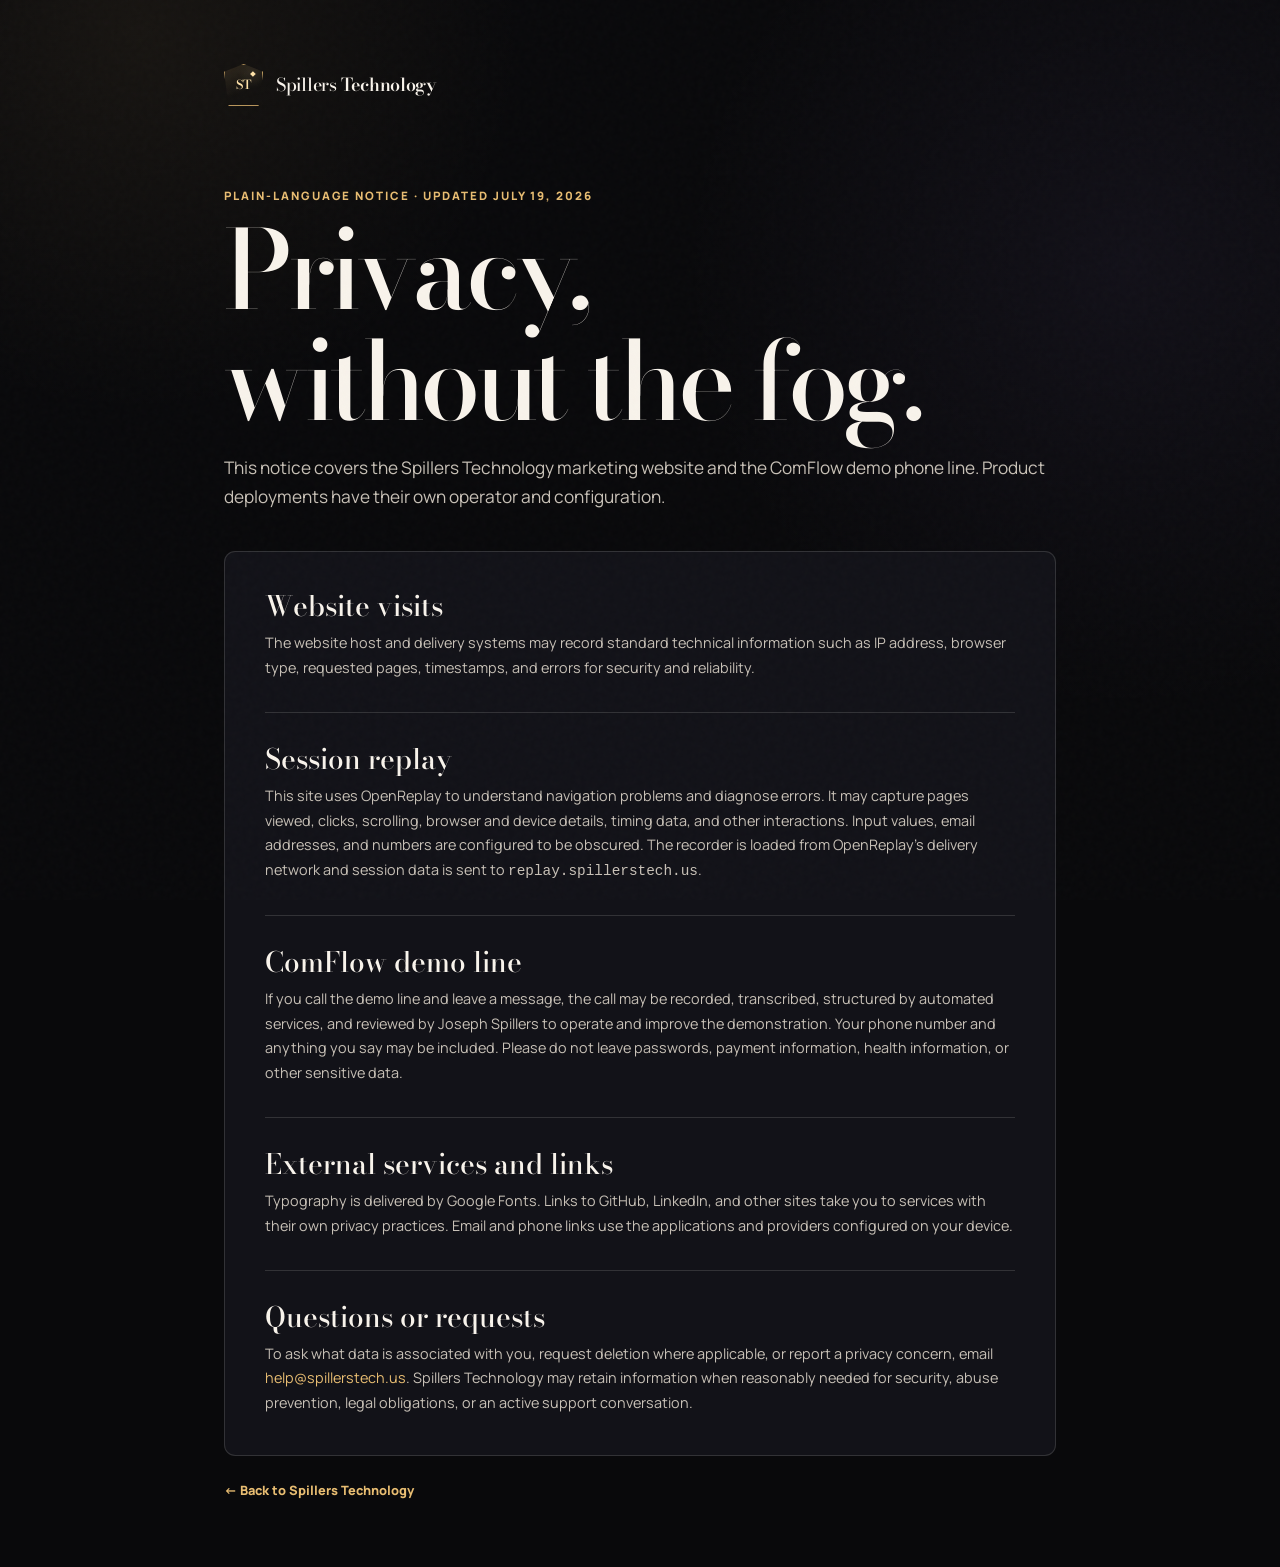
<file: docs/privacy.html>
<!DOCTYPE html>
<html lang="en">
<head>
  <meta charset="UTF-8">
  <meta name="viewport" content="width=device-width, initial-scale=1">
  <meta name="theme-color" content="#09090b">
  <meta name="robots" content="index,follow">
  <title>Privacy — Spillers Technology</title>
  <meta name="description" content="A plain-language explanation of data collected by the Spillers Technology website and ComFlow demo line.">
  <link rel="canonical" href="https://spillerstech.us/privacy.html">
  <link rel="preconnect" href="https://fonts.googleapis.com">
  <link rel="preconnect" href="https://fonts.gstatic.com" crossorigin>
  <link href="https://fonts.googleapis.com/css2?family=Bodoni+Moda:opsz,wght@6..96,500;6..96,600&amp;family=Manrope:wght@400;500;600;700;800&amp;display=swap" rel="stylesheet">
  <link rel="stylesheet" href="style.css">
  <link rel="icon" href="data:image/svg+xml,%3Csvg xmlns='http://www.w3.org/2000/svg' viewBox='0 0 64 64'%3E%3Crect width='64' height='64' rx='18' fill='%2309090b'/%3E%3Cpath d='M8 14 32 5l24 9-6 39H14Z' fill='none' stroke='%23e8bd72' stroke-width='2'/%3E%3Ctext x='32' y='40' font-family='Georgia,serif' font-size='23' font-weight='bold' text-anchor='middle' fill='%23f8f3eb'%3EST%3C/text%3E%3C/svg%3E">
</head>
<body>
  <a class="skipLink" href="#privacy-content">Skip to privacy notice</a>
  <main id="privacy-content" class="policyPage">
    <a class="wordmark" href="/" aria-label="ST Spillers Technology home">
      <span class="mark" aria-hidden="true">ST</span>
      <span class="wordmarkText">Spillers <strong>Technology</strong></span>
    </a>

    <p class="eyebrow">Plain-language notice · Updated July 19, 2026</p>
    <h1>Privacy, without the fog.</h1>
    <p class="policyLead">This notice covers the Spillers Technology marketing website and the ComFlow demo phone line. Product deployments have their own operator and configuration.</p>

    <div class="policyCard">
      <section>
        <h2>Website visits</h2>
        <p>The website host and delivery systems may record standard technical information such as IP address, browser type, requested pages, timestamps, and errors for security and reliability.</p>
      </section>

      <section>
        <h2>Session replay</h2>
        <p>This site uses OpenReplay to understand navigation problems and diagnose errors. It may capture pages viewed, clicks, scrolling, browser and device details, timing data, and other interactions. Input values, email addresses, and numbers are configured to be obscured. The recorder is loaded from OpenReplay’s delivery network and session data is sent to <code>replay.spillerstech.us</code>.</p>
      </section>

      <section>
        <h2>ComFlow demo line</h2>
        <p>If you call the demo line and leave a message, the call may be recorded, transcribed, structured by automated services, and reviewed by Joseph Spillers to operate and improve the demonstration. Your phone number and anything you say may be included. Please do not leave passwords, payment information, health information, or other sensitive data.</p>
      </section>

      <section>
        <h2>External services and links</h2>
        <p>Typography is delivered by Google Fonts. Links to GitHub, LinkedIn, and other sites take you to services with their own privacy practices. Email and phone links use the applications and providers configured on your device.</p>
      </section>

      <section>
        <h2>Questions or requests</h2>
        <p>To ask what data is associated with you, request deletion where applicable, or report a privacy concern, email <a href="mailto:help@spillerstech.us?subject=Privacy%20request">help@spillerstech.us</a>. Spillers Technology may retain information when reasonably needed for security, abuse prevention, legal obligations, or an active support conversation.</p>
      </section>
    </div>

    <a class="policyBack" href="/">← Back to Spillers Technology</a>
  </main>
</body>
</html>
</file>
<file: docs/style.css>
:root {
  --bg: #09090b;
  --bg-deep: #050506;
  --bg-raised: #0e0e12;
  --panel: #121218;
  --panel-hi: #191920;
  --line: rgba(248, 243, 235, .14);
  --line-strong: rgba(248, 243, 235, .25);
  --text: #f8f3eb;
  --muted: #c8c1b7;
  --faint: #9c968e;
  --gold: #e8bd72;
  --gold-hi: #ffe2a9;
  --gold-low: rgba(232, 189, 114, .13);
  --violet: #ad90ff;
  --rose: #ef98b1;
  --mint: #74d4b5;
  --ivory: #f0ebe3;
  --ivory-hi: #fbf7f0;
  --ink: #171419;
  --ink-muted: #645f63;
  --display: 'Bodoni Moda', Didot, 'Times New Roman', serif;
  --body: 'Manrope', 'Segoe UI', sans-serif;
  --shadow: 0 2rem 6rem rgba(0, 0, 0, .38);
}

* {
  box-sizing: border-box;
  margin: 0;
  padding: 0;
}

html {
  scroll-behavior: smooth;
  scroll-padding-top: 6rem;
  max-width: 100%;
  overflow-x: hidden;
}

body {
  overflow-x: hidden;
  background:
    radial-gradient(circle at 11% 2%, rgba(232, 189, 114, .065), transparent 24rem),
    radial-gradient(circle at 88% 17%, rgba(173, 144, 255, .055), transparent 28rem),
    var(--bg);
  color: var(--text);
  font: 400 16px/1.7 var(--body);
  -webkit-font-smoothing: antialiased;
  text-rendering: optimizeLegibility;
}

main {
  max-width: 100%;
  overflow-x: hidden;
}

@supports (overflow: clip) {
  html,
  body,
  main {
    overflow-x: clip;
  }
}

body::before {
  content: '';
  position: fixed;
  z-index: 50;
  inset: 0;
  opacity: .03;
  background-image: url("data:image/svg+xml,%3Csvg viewBox='0 0 180 180' xmlns='http://www.w3.org/2000/svg'%3E%3Cfilter id='n'%3E%3CfeTurbulence type='fractalNoise' baseFrequency='.9' numOctaves='3' stitchTiles='stitchTiles'/%3E%3C/filter%3E%3Crect width='100%25' height='100%25' filter='url(%23n)' opacity='.7'/%3E%3C/svg%3E");
  pointer-events: none;
}

::selection {
  background: var(--gold);
  color: var(--ink);
}

h1,
h2,
h3,
h4 {
  font-family: var(--display);
  font-weight: 500;
  line-height: 1.02;
  text-wrap: balance;
}

p {
  text-wrap: pretty;
}

a {
  color: var(--gold);
  text-decoration: none;
  text-underline-offset: .18em;
  transition: color .2s ease, border-color .2s ease, background-color .2s ease, transform .2s ease, opacity .2s ease;
}

a:hover {
  color: var(--gold-hi);
}

a:focus-visible,
button:focus-visible,
summary:focus-visible {
  outline: 3px solid var(--gold-hi);
  outline-offset: 4px;
}

.skipLink {
  position: fixed;
  z-index: 100;
  top: .75rem;
  left: .75rem;
  padding: .75rem 1rem;
  border-radius: .35rem;
  background: var(--ivory-hi);
  color: var(--ink);
  font-size: .82rem;
  font-weight: 800;
  transform: translateY(-180%);
}

.skipLink:focus {
  color: var(--ink);
  transform: translateY(0);
}

.topbar {
  position: sticky;
  z-index: 20;
  top: 0;
  display: flex;
  align-items: center;
  gap: 2rem;
  width: 100%;
  min-height: 5rem;
  padding: .8rem clamp(1.25rem, 4vw, 4.5rem);
  border-bottom: 1px solid var(--line);
  background: rgba(8, 8, 10, .78);
  backdrop-filter: blur(20px) saturate(135%);
}

.wordmark {
  display: inline-flex;
  align-items: center;
  gap: .8rem;
  color: var(--text);
}

.wordmark:hover {
  color: var(--text);
}

.mark {
  position: relative;
  display: grid;
  place-items: center;
  width: 2.45rem;
  height: 2.65rem;
  border: 1px solid rgba(232, 189, 114, .75);
  background: linear-gradient(155deg, rgba(232, 189, 114, .13), transparent 62%);
  color: var(--gold-hi);
  font: 600 .78rem/1 var(--display);
  clip-path: polygon(50% 0, 100% 18%, 88% 100%, 12% 100%, 0 18%);
}

.mark::after {
  content: '';
  position: absolute;
  top: .42rem;
  right: .46rem;
  width: .24rem;
  height: .24rem;
  background: var(--gold-hi);
  box-shadow: 0 0 .8rem var(--gold-hi);
  transform: rotate(45deg);
}

.wordmarkText {
  white-space: nowrap;
  font: 500 1.12rem/1 var(--display);
  letter-spacing: -.015em;
}

.wordmarkText strong {
  font-weight: 600;
}

.topnav {
  display: flex;
  align-items: center;
  gap: clamp(1.25rem, 2.5vw, 2.3rem);
  margin-left: auto;
}

.topnav a {
  position: relative;
  color: var(--muted);
  font-size: .72rem;
  font-weight: 800;
  letter-spacing: .12em;
  text-transform: uppercase;
}

.topnav a::after {
  content: '';
  position: absolute;
  right: 0;
  bottom: -.55rem;
  left: 0;
  height: 1px;
  background: linear-gradient(90deg, transparent, var(--gold), transparent);
  transform: scaleX(0);
  transition: transform .2s ease;
}

.topnav a:hover {
  color: var(--text);
}

.topnav a:hover::after {
  transform: scaleX(1);
}

.topCta {
  display: inline-flex;
  align-items: center;
  min-height: 2.75rem;
  padding: .55rem 1rem;
  border: 1px solid var(--line-strong);
  border-radius: 99px;
  color: var(--text);
  font-size: .76rem;
  font-weight: 800;
}

.topCta:hover {
  border-color: var(--gold);
  color: var(--gold-hi);
  transform: translateY(-1px);
}

.mobileMenu {
  display: none;
  margin-left: auto;
}

.mobileMenu summary {
  position: relative;
  display: grid;
  place-items: center;
  width: 2.75rem;
  height: 2.75rem;
  border: 1px solid var(--line-strong);
  border-radius: 50%;
  cursor: pointer;
  list-style: none;
}

.mobileMenu summary::-webkit-details-marker {
  display: none;
}

.mobileMenu summary span {
  position: absolute;
  width: 1rem;
  height: 1px;
  background: var(--text);
  transition: transform .2s ease;
}

.mobileMenu summary span:first-child {
  transform: translateY(-.22rem);
}

.mobileMenu summary span:last-child {
  transform: translateY(.22rem);
}

.mobileMenu[open] summary span:first-child {
  transform: rotate(45deg);
}

.mobileMenu[open] summary span:last-child {
  transform: rotate(-45deg);
}

.mobileMenu nav {
  position: absolute;
  top: calc(100% + 1px);
  right: 0;
  left: 0;
  display: grid;
  padding: .8rem clamp(1.25rem, 4vw, 4.5rem) 1.2rem;
  border-bottom: 1px solid var(--line);
  background: rgba(8, 8, 10, .98);
  box-shadow: 0 1.5rem 3rem rgba(0, 0, 0, .34);
}

.mobileMenu nav a {
  display: flex;
  align-items: center;
  min-height: 3.25rem;
  border-bottom: 1px solid var(--line);
  color: var(--text);
  font: 500 1.4rem/1.2 var(--display);
}

.mobileMenu nav a:last-child {
  border-bottom: 0;
  color: var(--gold);
}

.hero {
  position: relative;
  overflow: hidden;
  display: grid;
  grid-template-columns: minmax(0, 1.08fr) minmax(24rem, .92fr);
  align-items: center;
  gap: clamp(3rem, 7vw, 7rem);
  width: min(87rem, 100%);
  min-height: calc(100svh - 5rem);
  margin: auto;
  padding: clamp(5.5rem, 9vw, 9rem) clamp(1.25rem, 5vw, 4.5rem) clamp(3rem, 6vw, 5rem);
  isolation: isolate;
}

@supports (overflow: clip) {
  .hero {
    overflow: clip;
  }
}

.hero::before {
  content: '';
  position: absolute;
  z-index: -2;
  top: 2rem;
  bottom: 2rem;
  left: 49%;
  width: 1px;
  opacity: .55;
  background: linear-gradient(transparent, var(--line), transparent);
}

.heroGlow {
  position: absolute;
  z-index: -3;
  border-radius: 50%;
  pointer-events: none;
  filter: blur(2px);
}

.heroGlowOne {
  top: 5%;
  right: -18rem;
  width: 52rem;
  height: 36rem;
  background: radial-gradient(ellipse, rgba(173, 144, 255, .12), transparent 67%);
  transform: rotate(-18deg);
}

.heroGlowTwo {
  bottom: 2rem;
  left: -24rem;
  width: 52rem;
  height: 28rem;
  background: radial-gradient(ellipse, rgba(232, 189, 114, .1), transparent 67%);
}

.glint {
  position: absolute;
  z-index: -1;
  color: var(--gold);
  text-shadow: 0 0 1.4rem rgba(232, 189, 114, .56);
}

.glintOne {
  top: 12%;
  right: 7%;
  font-size: 1.2rem;
  animation: glimmer 4s ease-in-out infinite;
}

.glintTwo {
  bottom: 25%;
  left: 2.5%;
  color: var(--violet);
  font-size: .7rem;
  animation: glimmer 5s 1.4s ease-in-out infinite;
}

@keyframes glimmer {
  0%, 100% { opacity: .42; transform: scale(.8) rotate(0); }
  50% { opacity: 1; transform: scale(1.16) rotate(45deg); }
}

.heroCopy {
  position: relative;
  z-index: 1;
  min-width: 0;
}

.kicker,
.eyebrow {
  color: var(--gold);
  font-size: .72rem;
  font-weight: 800;
  letter-spacing: .17em;
  text-transform: uppercase;
}

.kicker {
  display: flex;
  align-items: center;
  gap: .7rem;
  margin-bottom: 1.45rem;
}

.liveDot {
  width: .46rem;
  height: .46rem;
  border-radius: 50%;
  background: var(--mint);
  box-shadow: 0 0 0 .28rem rgba(116, 212, 181, .1), 0 0 1rem rgba(116, 212, 181, .4);
}

.hero h1 {
  max-width: 46rem;
  margin-bottom: 1.6rem;
  font-size: clamp(4rem, 7vw, 7.1rem);
  letter-spacing: -.055em;
}

.hero h1 em {
  position: relative;
  display: block;
  color: transparent;
  font-weight: 500;
  background: linear-gradient(105deg, var(--gold-hi) 5%, var(--gold) 42%, #f3b4c8 76%, var(--violet));
  -webkit-background-clip: text;
  background-clip: text;
}

.hero h1 em::after {
  content: '';
  position: absolute;
  right: 5%;
  bottom: -.2rem;
  width: 42%;
  height: 1px;
  background: linear-gradient(90deg, transparent, var(--gold), transparent);
}

.heroLead {
  max-width: 42rem;
  margin-bottom: 2rem;
  color: var(--muted);
  font-size: clamp(1rem, 1.35vw, 1.16rem);
}

.ctaRow {
  display: flex;
  flex-wrap: wrap;
  gap: .8rem;
}

.btn {
  display: inline-flex;
  align-items: center;
  justify-content: center;
  min-height: 3.1rem;
  padding: .72rem 1.25rem;
  border: 1px solid transparent;
  border-radius: .38rem;
  font-size: .82rem;
  font-weight: 800;
  max-width: 100%;
}

.btn:hover {
  transform: translateY(-2px);
}

.btnPrimary {
  border-color: var(--gold);
  background: linear-gradient(115deg, var(--gold-hi), var(--gold));
  box-shadow: 0 .8rem 2.2rem rgba(232, 189, 114, .12);
  color: var(--ink);
}

.btnPrimary:hover {
  background: var(--gold-hi);
  color: var(--ink);
  box-shadow: 0 1rem 2.8rem rgba(232, 189, 114, .2);
}

.btnGhost {
  border-color: var(--line-strong);
  background: rgba(255, 255, 255, .015);
  color: var(--text);
}

.btnGhost:hover {
  border-color: var(--gold);
  color: var(--gold-hi);
}

.heroNotes {
  display: flex;
  flex-wrap: wrap;
  gap: .5rem 1.35rem;
  margin-top: 1.3rem;
  color: var(--faint);
  font-size: .72rem;
  font-weight: 600;
  list-style: none;
}

.heroNotes li::before {
  content: '✦';
  margin-right: .48rem;
  color: var(--gold);
  font-size: .55rem;
}

.releaseConsole {
  position: relative;
  z-index: 1;
  overflow: hidden;
  border: 1px solid var(--line-strong);
  border-radius: .75rem;
  background:
    linear-gradient(145deg, rgba(25, 25, 32, .96), rgba(12, 12, 16, .94)),
    var(--panel);
  box-shadow: var(--shadow), 0 0 7rem rgba(173, 144, 255, .08);
  transform: perspective(70rem) rotateY(-3deg) rotateZ(.7deg);
}

.releaseConsole::before {
  content: '';
  position: absolute;
  z-index: 2;
  top: 0;
  right: 2.5rem;
  left: 2.5rem;
  height: 1px;
  background: linear-gradient(90deg, transparent, var(--gold-hi), transparent);
  opacity: .7;
}

.consoleLapel {
  position: absolute;
  z-index: 0;
  top: 0;
  right: -2rem;
  width: 62%;
  height: 100%;
  opacity: .2;
  background: linear-gradient(135deg, transparent 20%, rgba(255, 255, 255, .12), transparent 54%);
  clip-path: polygon(100% 0, 72% 0, 31% 49%, 69% 100%, 100% 100%);
  pointer-events: none;
}

.consoleHead,
.consoleFoot {
  position: relative;
  z-index: 1;
  display: flex;
  align-items: center;
  justify-content: space-between;
  gap: 1rem;
  padding: 1.05rem 1.2rem;
  color: var(--faint);
  font-size: .64rem;
  font-weight: 800;
  letter-spacing: .13em;
  text-transform: uppercase;
}

.consoleHead {
  border-bottom: 1px solid var(--line);
}

.consoleStatus {
  display: inline-flex;
  align-items: center;
  gap: .45rem;
  color: var(--mint);
}

.consoleStatus i {
  width: .38rem;
  height: .38rem;
  border-radius: 50%;
  background: currentColor;
  box-shadow: 0 0 .65rem currentColor;
}

.releaseList {
  position: relative;
  z-index: 1;
  padding: .45rem;
}

.releaseList a {
  display: grid;
  grid-template-columns: 2.45rem 1fr auto;
  align-items: center;
  gap: .85rem;
  min-height: 4.5rem;
  padding: .65rem .75rem;
  border: 1px solid transparent;
  border-radius: .45rem;
  color: var(--text);
}

.releaseList a:hover {
  border-color: var(--line);
  background: rgba(255, 255, 255, .035);
  transform: translateX(.18rem);
}

.releaseList a > span:nth-child(2) {
  display: flex;
  flex-direction: column;
  line-height: 1.35;
}

.releaseList strong {
  font: 500 1rem/1.2 var(--display);
}

.releaseList small {
  color: var(--faint);
  font-size: .68rem;
}

.releaseList b {
  padding: .25rem .48rem;
  border: 1px solid var(--line);
  border-radius: 99px;
  color: var(--muted);
  font-size: .59rem;
  font-weight: 800;
  letter-spacing: .04em;
  white-space: nowrap;
}

.productGlyph {
  display: grid;
  place-items: center;
  width: 2.3rem;
  height: 2.3rem;
  border: 1px solid currentColor;
  border-radius: 50%;
  font: 600 .8rem/1 var(--display);
}

.glyphGold { color: var(--gold); background: var(--gold-low); }
.glyphViolet { color: var(--violet); background: rgba(173, 144, 255, .1); }
.glyphMint { color: var(--mint); background: rgba(116, 212, 181, .09); }
.glyphRose { color: var(--rose); background: rgba(239, 152, 177, .09); }

.consoleFoot {
  border-top: 1px solid var(--line);
  letter-spacing: .06em;
}

.consoleFoot a {
  color: var(--gold);
  white-space: nowrap;
}

.studioRail {
  grid-column: 1 / -1;
  display: grid;
  grid-template-columns: repeat(4, 1fr);
  margin-top: clamp(1rem, 3vw, 3rem);
  border: 1px solid var(--line);
  border-radius: .6rem;
  background: rgba(255, 255, 255, .018);
  backdrop-filter: blur(10px);
  list-style: none;
}

.studioRail li {
  position: relative;
  padding: 1.15rem 1.25rem;
  border-right: 1px solid var(--line);
}

.studioRail li:last-child {
  border: 0;
}

.studioRail span,
.studioRail strong,
.studioRail small {
  display: block;
}

.studioRail span {
  position: absolute;
  top: .85rem;
  right: 1rem;
  color: rgba(232, 189, 114, .36);
  font: 500 1.4rem/1 var(--display);
}

.studioRail strong {
  color: var(--text);
  font: 500 1rem/1.25 var(--display);
}

.studioRail small {
  margin-top: .18rem;
  color: var(--faint);
  font-size: .66rem;
}

.band {
  width: min(87rem, 100%);
  margin: auto;
  padding: clamp(5.5rem, 9vw, 9rem) clamp(1.25rem, 5vw, 4.5rem);
}

.sectionHead {
  margin-bottom: 3rem;
}

.splitHead {
  display: grid;
  grid-template-columns: minmax(0, 1.1fr) minmax(17rem, .9fr);
  align-items: end;
  gap: clamp(2rem, 7vw, 6rem);
}

.sectionHead .eyebrow {
  margin-bottom: .7rem;
}

.sectionHead h2 {
  max-width: 44rem;
  font-size: clamp(2.8rem, 5vw, 4.8rem);
  letter-spacing: -.04em;
}

.sectionHead > p {
  color: var(--muted);
}

.showcaseGrid {
  display: grid;
  grid-template-columns: 1fr 1fr;
  gap: 1.4rem;
}

.showcaseCard {
  --card-accent: var(--gold);
  position: relative;
  overflow: hidden;
  display: flex;
  flex-direction: column;
  border: 1px solid var(--line);
  border-radius: .8rem;
  background: linear-gradient(160deg, rgba(25, 25, 32, .96), rgba(14, 14, 18, .98));
  box-shadow: 0 1.5rem 4rem rgba(0, 0, 0, .16);
}

.showcaseCard::before {
  content: '';
  position: absolute;
  z-index: 3;
  top: 0;
  right: 12%;
  left: 12%;
  height: 1px;
  background: linear-gradient(90deg, transparent, var(--card-accent), transparent);
}

.showcaseCard:hover {
  border-color: color-mix(in srgb, var(--card-accent) 48%, transparent);
  transform: translateY(-.2rem);
}

.showcaseViolet {
  --card-accent: var(--violet);
}

.productShot {
  position: relative;
  display: block;
  overflow: hidden;
  aspect-ratio: 3 / 2;
  border-bottom: 1px solid var(--line);
  background: var(--bg-deep);
}

.productShot::after {
  content: '';
  position: absolute;
  inset: 0;
  background: linear-gradient(180deg, transparent 60%, rgba(9, 9, 11, .42));
  pointer-events: none;
}

.productShot img {
  display: block;
  width: 100%;
  height: 100%;
  object-fit: cover;
  object-position: top;
  transition: transform .5s ease, filter .3s ease;
}

.productShot:hover img {
  filter: saturate(1.06) contrast(1.02);
  transform: scale(1.018);
}

.showcaseBody {
  display: flex;
  flex: 1;
  flex-direction: column;
  padding: clamp(1.5rem, 3vw, 2.2rem);
}

.productMeta {
  display: flex;
  justify-content: space-between;
  gap: 1rem;
  margin-bottom: 1rem;
  color: var(--faint);
  font-size: .65rem;
  font-weight: 800;
  letter-spacing: .08em;
  text-transform: uppercase;
}

.productMeta span:first-child {
  color: var(--card-accent);
}

.showcaseBody h3 {
  font-size: clamp(2.35rem, 4vw, 3.25rem);
  letter-spacing: -.035em;
}

.productPitch {
  margin: .3rem 0 1rem;
  color: var(--card-accent);
  font: italic 500 1.12rem/1.4 var(--display);
}

.showcaseBody > p:not(.productPitch) {
  color: var(--muted);
}

.compactPoints {
  display: grid;
  gap: .45rem;
  margin: 1.2rem 0 1.5rem;
  color: var(--muted);
  font-size: .8rem;
  list-style: none;
}

.compactPoints li::before {
  content: '✦';
  margin-right: .55rem;
  color: var(--card-accent);
  font-size: .6rem;
}

.productActions {
  display: flex;
  flex-wrap: wrap;
  align-items: center;
  gap: 1rem;
  margin-top: auto;
}

.showcaseViolet .btnPrimary {
  border-color: var(--violet);
  background: linear-gradient(115deg, #d7caff, var(--violet));
}

.showcaseViolet .btnPrimary:hover {
  background: #d7caff;
}

.textLink {
  font-size: .78rem;
  font-weight: 800;
}

.lightBand {
  position: relative;
  overflow: hidden;
  border-top: 1px solid rgba(255, 255, 255, .7);
  border-bottom: 1px solid rgba(0, 0, 0, .2);
  background:
    radial-gradient(circle at 8% 10%, rgba(232, 189, 114, .22), transparent 22rem),
    radial-gradient(circle at 94% 80%, rgba(173, 144, 255, .14), transparent 28rem),
    var(--ivory);
  color: var(--ink);
}

.lightBand::after {
  content: '';
  position: absolute;
  top: -9rem;
  right: -6rem;
  width: 28rem;
  height: 28rem;
  border: 1px solid rgba(23, 20, 25, .08);
  border-radius: 50%;
  box-shadow: 0 0 0 5rem rgba(23, 20, 25, .025), 0 0 0 10rem rgba(23, 20, 25, .018);
  pointer-events: none;
}

.lightBand .band {
  position: relative;
  z-index: 1;
}

.lightBand .eyebrow {
  color: #8b5f1e;
}

.lightBand .sectionHead > p {
  color: var(--ink-muted);
}

.collectionGrid {
  display: grid;
  grid-template-columns: minmax(0, 1.28fr) minmax(19rem, .72fr);
  grid-template-rows: repeat(3, auto);
  gap: 1rem;
}

.collectionCard {
  position: relative;
  display: flex;
  flex-direction: column;
  padding: 1.5rem;
  border: 1px solid rgba(23, 20, 25, .17);
  border-radius: .65rem;
  background: rgba(251, 247, 240, .68);
  box-shadow: 0 1rem 3rem rgba(41, 33, 24, .04);
}

.collectionCard:hover {
  border-color: rgba(23, 20, 25, .34);
  background: rgba(251, 247, 240, .92);
  transform: translateY(-.12rem);
}

.collectionFeatured {
  overflow: hidden;
  grid-row: 1 / span 3;
  padding: 0;
  background: var(--ink);
  color: var(--text);
}

.collectionShot {
  display: block;
  overflow: hidden;
  aspect-ratio: 3 / 2;
  border-bottom: 1px solid rgba(255, 255, 255, .15);
  background: var(--bg-deep);
}

.collectionShot img {
  display: block;
  width: 100%;
  height: 100%;
  object-fit: cover;
  object-position: top;
  transition: transform .5s ease;
}

.collectionShot:hover img {
  transform: scale(1.02);
}

.collectionBody {
  display: flex;
  flex: 1;
  flex-direction: column;
  padding: clamp(1.5rem, 3vw, 2.2rem);
}

.collectionCard h3 {
  margin: .65rem 0 .55rem;
  font-size: clamp(1.8rem, 3vw, 2.45rem);
  letter-spacing: -.025em;
}

.collectionCard p {
  color: var(--ink-muted);
  font-size: .86rem;
}

.collectionFeatured p {
  color: var(--muted);
  font-size: .92rem;
}

.collectionNumber {
  position: absolute;
  top: 1rem;
  right: 1.2rem;
  color: rgba(23, 20, 25, .16);
  font: 500 2rem/1 var(--display);
}

.maturity {
  align-self: flex-start;
  padding: .3rem .52rem;
  border: 1px solid currentColor;
  border-radius: 99px;
  font-size: .6rem;
  font-weight: 800;
  letter-spacing: .08em;
  text-transform: uppercase;
}

.maturityReady { color: #24816b; }
.maturityBuild { color: #8b5f1e; }
.maturityEarly { color: #7452ad; }
.maturityTrial { color: #a24761; }
.collectionFeatured .maturityReady { color: var(--mint); }

.openActions {
  display: flex;
  gap: 1rem;
  margin-top: auto;
  padding-top: 1rem;
}

.openActions a {
  color: #6e4815;
  font-size: .75rem;
  font-weight: 800;
}

.collectionFeatured .openActions a {
  color: var(--gold);
}

.servicesSection {
  display: grid;
  grid-template-columns: minmax(0, 1fr) minmax(22rem, .9fr);
  align-items: center;
  gap: clamp(3rem, 8vw, 8rem);
}

.serviceIntro h2 {
  max-width: 42rem;
  margin: .65rem 0 1rem;
  font-size: clamp(3rem, 5.5vw, 5.4rem);
  letter-spacing: -.045em;
}

.serviceIntro > p:not(.eyebrow) {
  max-width: 42rem;
  margin-bottom: 1.7rem;
  color: var(--muted);
}

.methodList {
  border-top: 1px solid var(--line);
  list-style: none;
}

.methodList li {
  display: grid;
  grid-template-columns: 2.5rem 1fr;
  gap: 1rem;
  padding: 1.45rem 0;
  border-bottom: 1px solid var(--line);
}

.methodList li > span {
  color: var(--gold);
  font: 500 .8rem/1.5 var(--display);
}

.methodList strong {
  display: block;
  margin-bottom: .25rem;
  font: 500 1.35rem/1.2 var(--display);
}

.methodList p {
  color: var(--faint);
  font-size: .82rem;
}

.founderSection {
  display: grid;
  grid-template-columns: minmax(16rem, 21rem) minmax(0, 1fr);
  align-items: center;
  gap: clamp(3rem, 8vw, 8rem);
  border-top: 1px solid var(--line);
}

.founderMark {
  position: relative;
  display: grid;
  place-items: center;
  aspect-ratio: 1;
  border: 1px solid var(--line-strong);
  border-radius: 50%;
  background:
    radial-gradient(circle at 38% 30%, rgba(232, 189, 114, .2), transparent 36%),
    radial-gradient(circle at 72% 72%, rgba(173, 144, 255, .14), transparent 42%),
    var(--panel);
  box-shadow: inset 0 0 0 1.25rem var(--bg), inset 0 0 0 calc(1.25rem + 1px) var(--line), var(--shadow);
}

.founderMark::before,
.founderMark::after {
  content: '';
  position: absolute;
  top: 17%;
  bottom: 17%;
  width: 1px;
  background: linear-gradient(transparent, rgba(232, 189, 114, .5), transparent);
  transform-origin: center;
}

.founderMark::before {
  transform: rotate(36deg);
}

.founderMark::after {
  transform: rotate(-36deg);
}

.founderMark strong {
  z-index: 1;
  color: var(--gold-hi);
  font: 500 clamp(4rem, 7vw, 6rem)/1 var(--display);
  letter-spacing: -.08em;
}

.founderMark small {
  position: absolute;
  z-index: 1;
  bottom: 3.6rem;
  color: var(--faint);
  font-size: .58rem;
  font-weight: 800;
  letter-spacing: .13em;
}

.founderGlint {
  position: absolute;
  z-index: 2;
  top: 2.4rem;
  right: 3.4rem;
  color: var(--gold);
  text-shadow: 0 0 1rem var(--gold);
}

.founderCopy h2 {
  margin: .55rem 0 1.2rem;
  font-size: clamp(3rem, 5vw, 5rem);
  letter-spacing: -.045em;
}

.founderLead {
  max-width: 51rem;
  color: var(--text);
  font: 500 clamp(1.2rem, 2vw, 1.5rem)/1.45 var(--display);
}

.founderCopy > p:not(.eyebrow):not(.founderLead) {
  max-width: 51rem;
  margin-top: 1rem;
  color: var(--muted);
}

.founderLinks {
  display: flex;
  flex-wrap: wrap;
  gap: 1.4rem;
  margin-top: 1.5rem;
}

.founderLinks a {
  font-size: .76rem;
  font-weight: 800;
}

.finalCta {
  position: relative;
  overflow: hidden;
  padding: clamp(6rem, 10vw, 10rem) clamp(1.25rem, 5vw, 4.5rem);
  border-top: 1px solid var(--line);
  border-bottom: 1px solid var(--line);
  background:
    radial-gradient(ellipse at center, rgba(232, 189, 114, .13), transparent 52%),
    radial-gradient(circle at 70% 30%, rgba(173, 144, 255, .1), transparent 28rem),
    var(--bg-raised);
  text-align: center;
}

.finalCta::before,
.finalCta::after {
  content: '';
  position: absolute;
  top: -60%;
  width: 1px;
  height: 180%;
  background: linear-gradient(transparent, var(--line-strong), transparent);
}

.finalCta::before { left: 25%; transform: rotate(28deg); }
.finalCta::after { right: 25%; transform: rotate(-28deg); }

.finalGlint {
  display: block;
  margin-bottom: 1.2rem;
  color: var(--gold);
  font-size: 1.35rem;
  text-shadow: 0 0 1.4rem var(--gold);
}

.finalCta h2 {
  max-width: 58rem;
  margin: .6rem auto 1rem;
  font-size: clamp(3.3rem, 6.5vw, 6.5rem);
  letter-spacing: -.055em;
}

.finalCta > p:not(.eyebrow):not(.phoneNote) {
  margin-bottom: 1.7rem;
  color: var(--muted);
}

.finalCta .ctaRow {
  position: relative;
  z-index: 1;
  justify-content: center;
}

.phoneNote {
  position: relative;
  z-index: 1;
  max-width: 48rem;
  margin: 1.5rem auto 0;
  color: var(--faint);
  font-size: .7rem;
}

.phoneNote a {
  color: var(--muted);
  text-decoration: underline;
}

.footer {
  display: grid;
  grid-template-columns: auto 1fr auto;
  align-items: center;
  gap: 2rem;
  width: min(87rem, 100%);
  margin: auto;
  padding: 2.2rem clamp(1.25rem, 5vw, 4.5rem);
}

.footerLinks {
  display: flex;
  justify-content: center;
  gap: 1.4rem;
}

.footerLinks a {
  display: inline-flex;
  align-items: center;
  min-height: 2.75rem;
  color: var(--muted);
  font-size: .72rem;
  font-weight: 700;
}

.footerFine {
  max-width: 26rem;
  color: var(--faint);
  font-size: .65rem;
  text-align: right;
}

.notFound,
.policyPage {
  width: min(52rem, calc(100% - 2.5rem));
  min-height: 100vh;
  margin: auto;
  padding: 4rem 0;
}

.notFound {
  display: flex;
  flex-direction: column;
  align-items: flex-start;
  justify-content: center;
  gap: 1rem;
}

.notFound .wordmark,
.policyPage .wordmark {
  margin-bottom: clamp(2.5rem, 8vw, 5rem);
}

.notFound h1,
.policyPage h1 {
  font-size: clamp(3.5rem, 9vw, 6.8rem);
  letter-spacing: -.05em;
}

.notFound > p:not(.eyebrow) {
  max-width: 39rem;
  color: var(--muted);
}

.policyPage h1 {
  margin: .55rem 0 1rem;
}

.policyLead {
  margin-bottom: 2.5rem;
  color: var(--muted);
  font-size: 1.08rem;
}

.policyCard {
  display: grid;
  gap: 2rem;
  padding: clamp(1.4rem, 4vw, 2.5rem);
  border: 1px solid var(--line);
  border-radius: .7rem;
  background: var(--panel);
}

.policyCard section {
  padding-bottom: 2rem;
  border-bottom: 1px solid var(--line);
}

.policyCard section:last-child {
  padding: 0;
  border: 0;
}

.policyCard h2 {
  margin-bottom: .65rem;
  font-size: 1.75rem;
}

.policyCard p,
.policyCard li {
  color: var(--muted);
  font-size: .9rem;
}

.policyCard ul {
  display: grid;
  gap: .35rem;
  margin: .7rem 0 0 1.2rem;
}

.policyBack {
  display: inline-flex;
  margin-top: 1.5rem;
  font-size: .8rem;
  font-weight: 800;
}

@media (max-width: 1120px) {
  .hero {
    grid-template-columns: minmax(0, 1fr) minmax(22rem, .82fr);
    gap: 3rem;
  }

  .hero h1 {
    font-size: clamp(4rem, 7.5vw, 5.7rem);
  }

  .releaseConsole {
    transform: rotate(.5deg);
  }

  .footer {
    grid-template-columns: auto 1fr;
  }

  .footerLinks {
    justify-content: flex-end;
  }

  .footerFine {
    grid-column: 1 / -1;
    max-width: none;
    text-align: left;
  }
}

@media (max-width: 960px) {
  .topnav,
  .topCta {
    display: none;
  }

  .mobileMenu {
    display: block;
  }

  .hero {
    grid-template-columns: 1fr;
    min-height: auto;
  }

  .hero::before {
    display: none;
  }

  .heroCopy {
    max-width: 48rem;
  }

  .releaseConsole {
    width: min(44rem, 100%);
    transform: none;
  }

  .studioRail {
    grid-template-columns: 1fr 1fr;
  }

  .studioRail li:nth-child(2) {
    border-right: 0;
  }

  .studioRail li:nth-child(-n + 2) {
    border-bottom: 1px solid var(--line);
  }

  .splitHead,
  .servicesSection,
  .founderSection {
    grid-template-columns: 1fr;
  }

  .splitHead {
    gap: 1.2rem;
  }

  .splitHead > p {
    max-width: 42rem;
  }

  .servicesSection,
  .founderSection {
    align-items: start;
  }

  .methodList {
    max-width: 44rem;
  }

  .founderMark {
    width: min(18rem, 75vw);
  }
}

@media (max-width: 780px) {
  .showcaseGrid,
  .collectionGrid {
    grid-template-columns: 1fr;
  }

  .collectionFeatured {
    grid-row: auto;
  }

  .productShot,
  .collectionShot {
    aspect-ratio: 16 / 10;
  }
}

@media (max-width: 620px) {
  body {
    font-size: 15px;
  }

  .topbar {
    min-height: 4.6rem;
  }

  .wordmarkText {
    font-size: 1rem;
  }

  .hero {
    padding-top: 4.5rem;
    grid-template-columns: minmax(0, 1fr);
  }

  .hero h1 {
    font-size: clamp(3rem, 13.5vw, 3.55rem);
    letter-spacing: -.045em;
  }

  .kicker,
  .eyebrow {
    font-size: .66rem;
  }

  .heroNotes {
    display: grid;
    gap: .45rem;
  }

  .ctaRow .btn,
  .productActions .btn {
    width: 100%;
  }

  .releaseList a {
    grid-template-columns: 2.35rem 1fr;
  }

  .releaseList b {
    display: none;
  }

  .consoleFoot {
    align-items: flex-start;
    flex-direction: column;
  }

  .studioRail {
    grid-template-columns: 1fr;
  }

  .studioRail li,
  .studioRail li:nth-child(2) {
    border-right: 0;
    border-bottom: 1px solid var(--line);
  }

  .studioRail li:last-child {
    border-bottom: 0;
  }

  .productMeta {
    align-items: flex-start;
    flex-direction: column;
    gap: .25rem;
  }

  .productShot,
  .collectionShot {
    aspect-ratio: 3 / 2;
  }

  .openActions {
    gap: 1.3rem;
  }

  .founderMark small {
    bottom: 3rem;
  }

  .footer {
    grid-template-columns: 1fr;
    gap: 1rem;
  }

  .footerLinks {
    justify-content: flex-start;
    gap: 1.2rem;
  }

  .footerFine {
    grid-column: auto;
  }
}

@media (prefers-reduced-motion: reduce) {
  html {
    scroll-behavior: auto;
  }

  *,
  *::before,
  *::after {
    animation-duration: .01ms !important;
    animation-iteration-count: 1 !important;
    scroll-behavior: auto !important;
    transition-duration: .01ms !important;
  }
}
</file>
